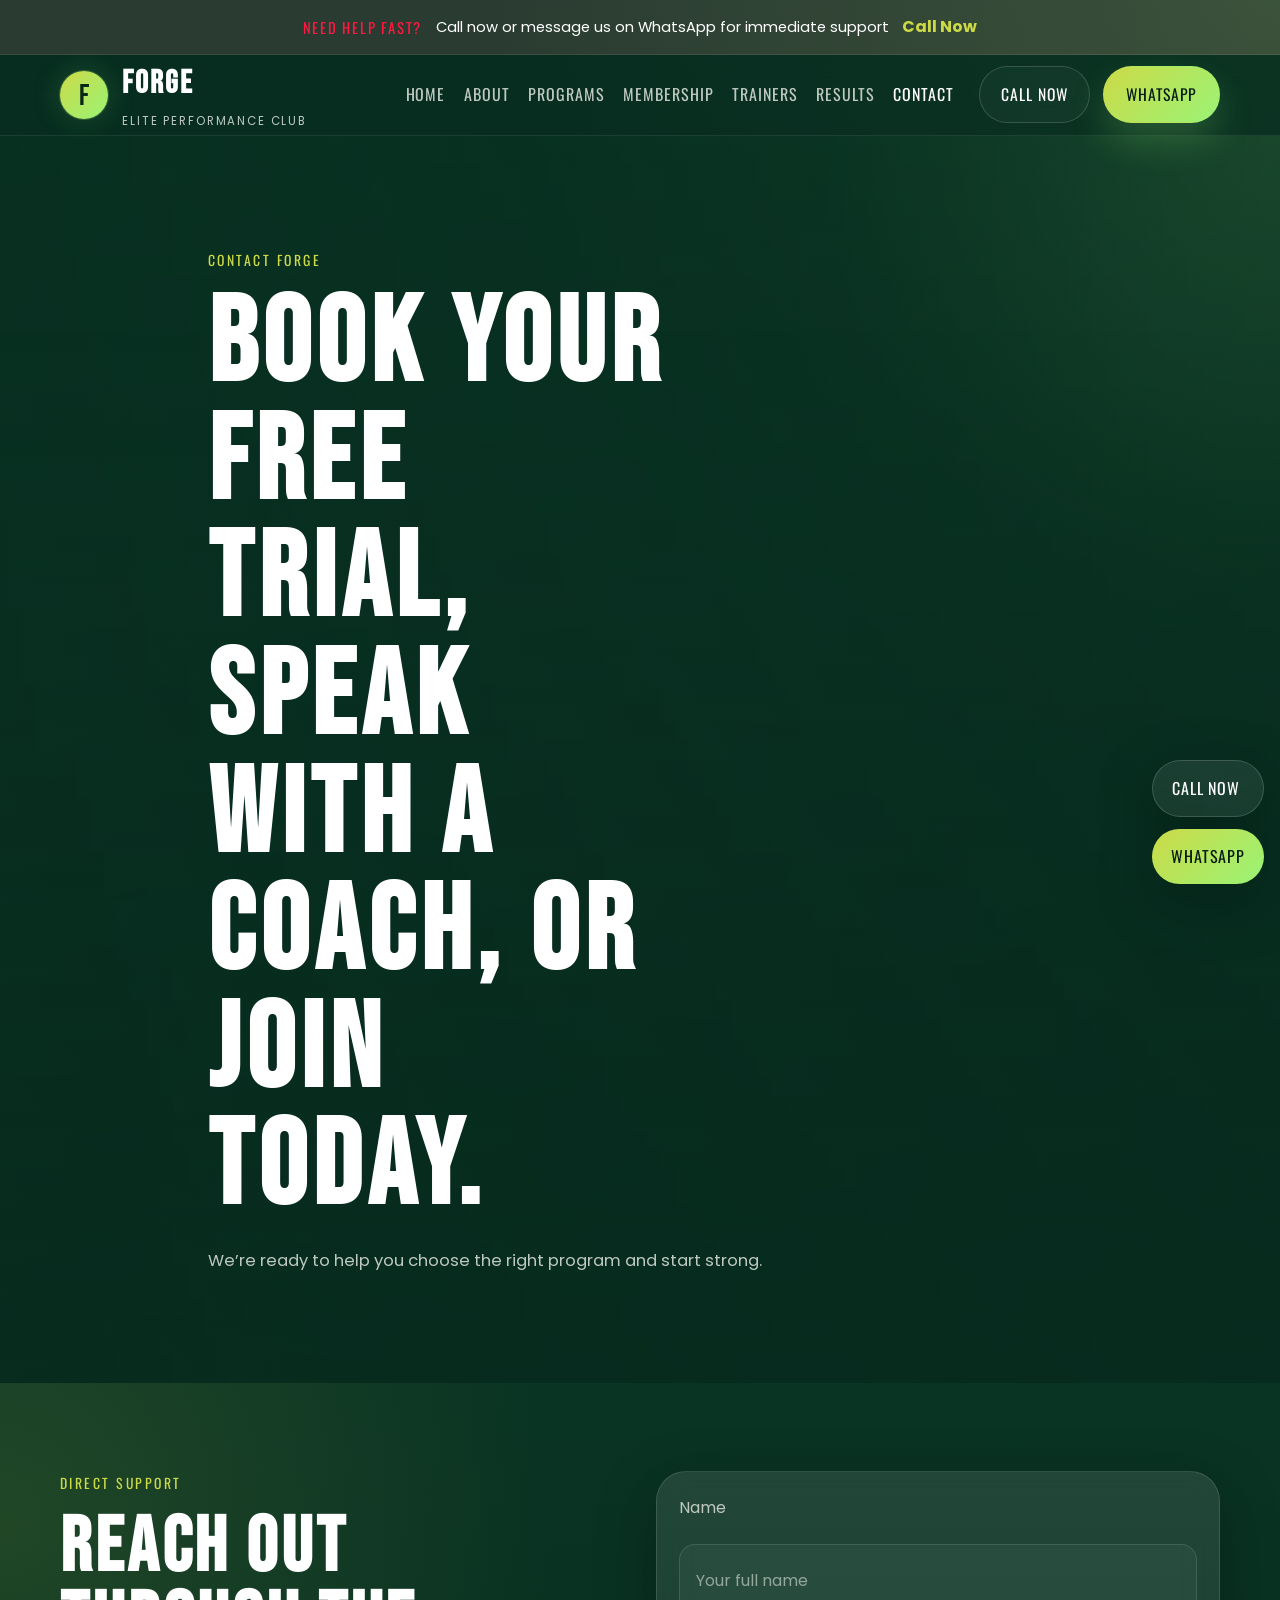
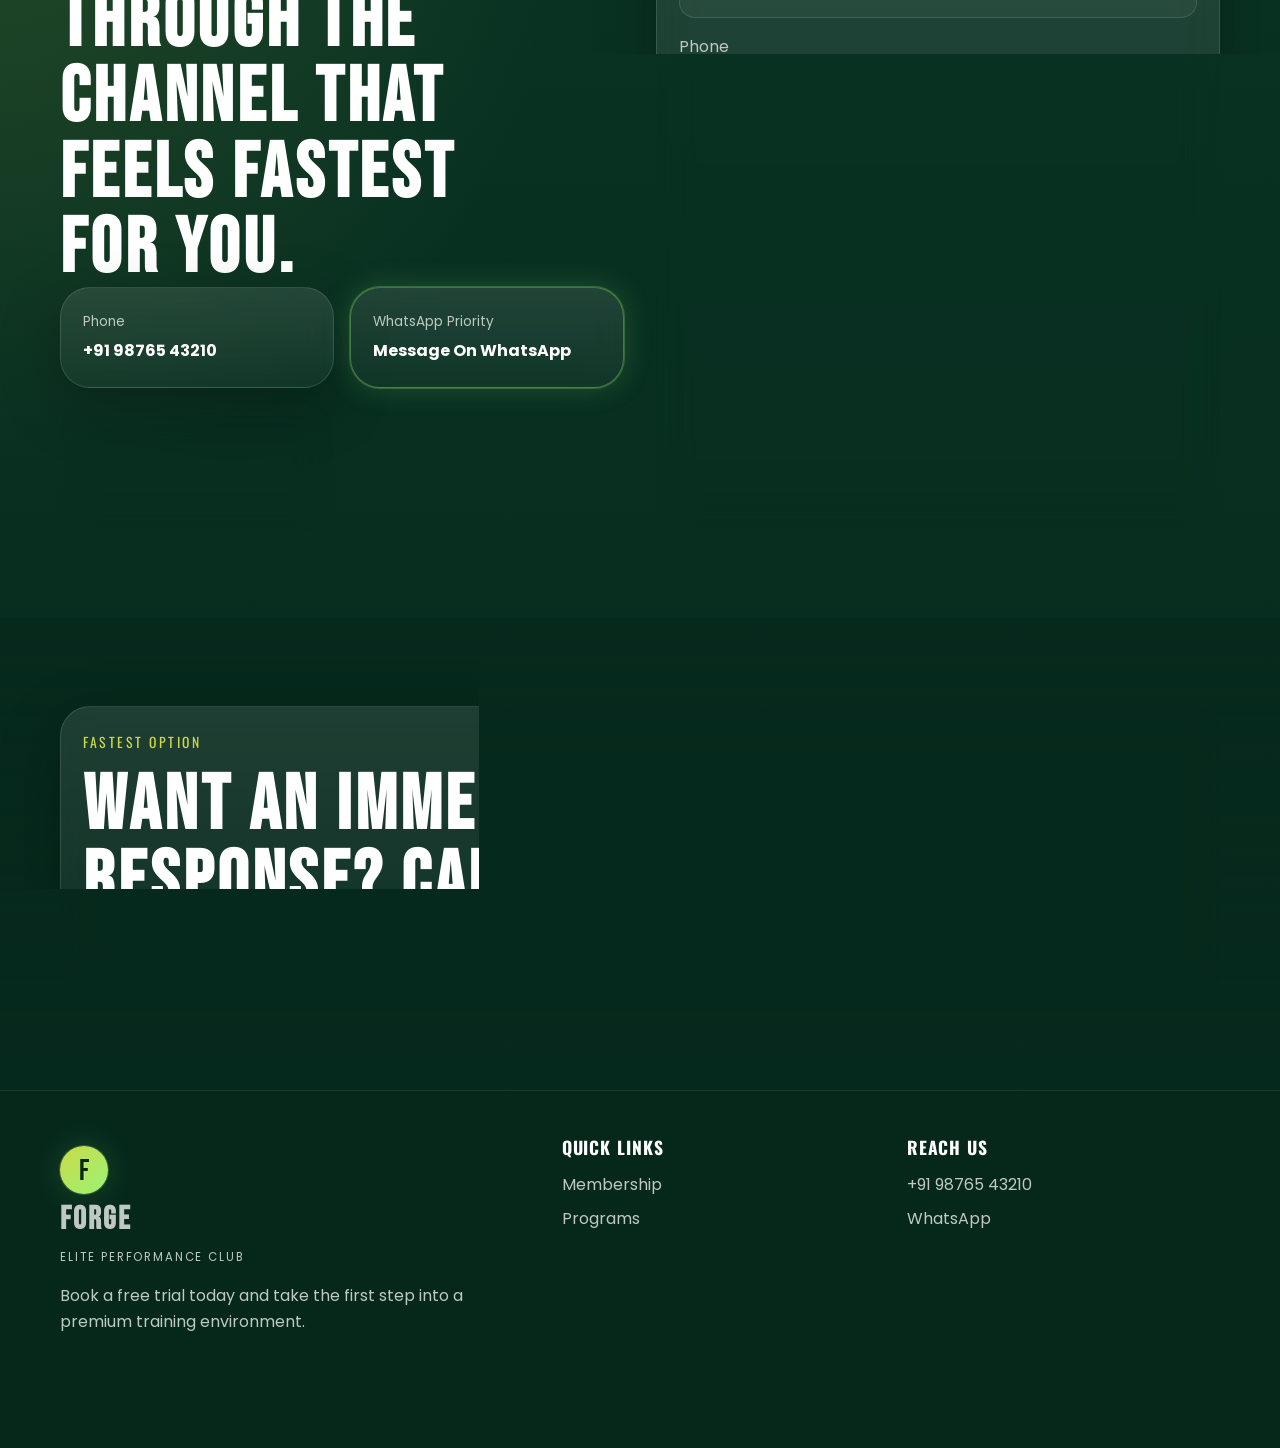
<file: contact.html>
<!DOCTYPE html>
<html lang="en">
  <head>
    <meta charset="UTF-8" />
    <meta name="viewport" content="width=device-width, initial-scale=1.0" />
    <title>Contact Forge Fitness | Free Trial & Sign Up</title>
    <meta
      name="description"
      content="Contact Forge Fitness to book a free trial, speak with a coach, or join one of our elite gym membership plans."
    />
    <link rel="preconnect" href="https://fonts.googleapis.com" />
    <link rel="preconnect" href="https://fonts.gstatic.com" crossorigin />
    <link
      href="https://fonts.googleapis.com/css2?family=Bebas+Neue&family=Oswald:wght@400;500;600;700&family=Poppins:wght@300;400;500;600;700&display=swap"
      rel="stylesheet"
    />
    <link rel="stylesheet" href="styles.css" />
    <script defer src="script.js"></script>
  </head>
  <body class="page-contact">
    <div class="page-transition" aria-hidden="true"></div>
    <div class="site-stage">
      <div class="topbar">
        <p>Need Help Fast?</p>
        <span>Call now or message us on WhatsApp for immediate support</span>
        <a href="tel:+919876543210">Call Now</a>
      </div>

      <header class="site-header">
        <nav class="navbar container">
          <a class="brand page-link" href="index.html" aria-label="Forge Fitness home">
            <span class="brand-mark">F</span>
            <span class="brand-text">
              <strong>Forge</strong>
              <small>Elite Performance Club</small>
            </span>
          </a>
          <button class="nav-toggle" type="button" aria-expanded="false" aria-controls="nav-menu">
            <span></span>
            <span></span>
          </button>
          <div class="nav-menu" id="nav-menu">
            <a class="page-link" href="index.html">Home</a>
            <a class="page-link" href="about.html">About</a>
            <a class="page-link" href="programs.html">Programs</a>
            <a class="page-link" href="membership.html">Membership</a>
            <a class="page-link" href="trainers.html">Trainers</a>
            <a class="page-link" href="results.html">Results</a>
            <a class="is-active page-link" href="contact.html">Contact</a>
            <div class="nav-cta-group">
              <a class="btn btn-secondary" href="tel:+919876543210">Call Now</a>
              <a class="btn btn-primary" href="https://wa.me/919876543210" target="_blank" rel="noreferrer">WhatsApp</a>
            </div>
          </div>
        </nav>
      </header>

      <main>
        <section class="page-hero contact-hero">
          <div class="container narrow-hero reveal">
            <span class="eyebrow">Contact Forge</span>
            <h1>Book your free trial, speak with a coach, or join today.</h1>
            <p>We’re ready to help you choose the right program and start strong.</p>
          </div>
        </section>

        <section class="section">
          <div class="container contact-grid">
            <div class="section-copy reveal">
              <span class="eyebrow">Direct Support</span>
              <h2>Reach out through the channel that feels fastest for you.</h2>
              <div class="contact-list">
                <article class="contact-card">
                  <span>Phone</span>
                  <a href="tel:+919876543210">+91 98765 43210</a>
                </article>
                <article class="contact-card highlight-card">
                  <span>WhatsApp Priority</span>
                  <a href="https://wa.me/919876543210" target="_blank" rel="noreferrer">Message On WhatsApp</a>
                </article>
                <article class="contact-card">
                  <span>Hours</span>
                  <p>Mon - Sat: 6:00 AM to 10:00 PM</p>
                </article>
              </div>
            </div>

            <form class="contact-form reveal">
              <label>
                Name
                <input type="text" name="name" placeholder="Your full name" />
              </label>
              <label>
                Phone
                <input type="tel" name="phone" placeholder="Your phone number" />
              </label>
              <label>
                Message
                <textarea name="message" rows="5" placeholder="Tell us your fitness goal"></textarea>
              </label>
              <button class="btn btn-primary" type="submit">Book Free Trial</button>
            </form>
          </div>
        </section>

        <section class="section section-alt">
          <div class="container cta-band reveal">
            <div>
              <span class="eyebrow">Fastest Option</span>
              <h2>Want an immediate response? Call now.</h2>
              <p>Ideal for plan questions, free trial booking, and membership availability.</p>
            </div>
            <div class="cta-actions">
              <a class="btn btn-secondary" href="tel:+919876543210">Call Now</a>
              <a class="btn btn-primary" href="https://wa.me/919876543210" target="_blank" rel="noreferrer">WhatsApp</a>
            </div>
          </div>
        </section>
      </main>

      <footer class="site-footer">
        <div class="container footer-grid">
          <div>
            <a class="brand page-link" href="index.html">
              <span class="brand-mark">F</span>
              <span class="brand-text">
                <strong>Forge</strong>
                <small>Elite Performance Club</small>
              </span>
            </a>
            <p>Book a free trial today and take the first step into a premium training environment.</p>
          </div>
          <div>
            <h3>Quick Links</h3>
            <a class="page-link" href="membership.html">Membership</a>
            <a class="page-link" href="programs.html">Programs</a>
          </div>
          <div>
            <h3>Reach Us</h3>
            <a href="tel:+919876543210">+91 98765 43210</a>
            <a href="https://wa.me/919876543210" target="_blank" rel="noreferrer">WhatsApp</a>
          </div>
        </div>
      </footer>

      <div class="floating-actions">
        <a class="floating-btn floating-call" href="tel:+919876543210">Call Now</a>
        <a class="floating-btn floating-whatsapp" href="https://wa.me/919876543210" target="_blank" rel="noreferrer">WhatsApp</a>
      </div>
    </div>
  </body>
</html>
</file>
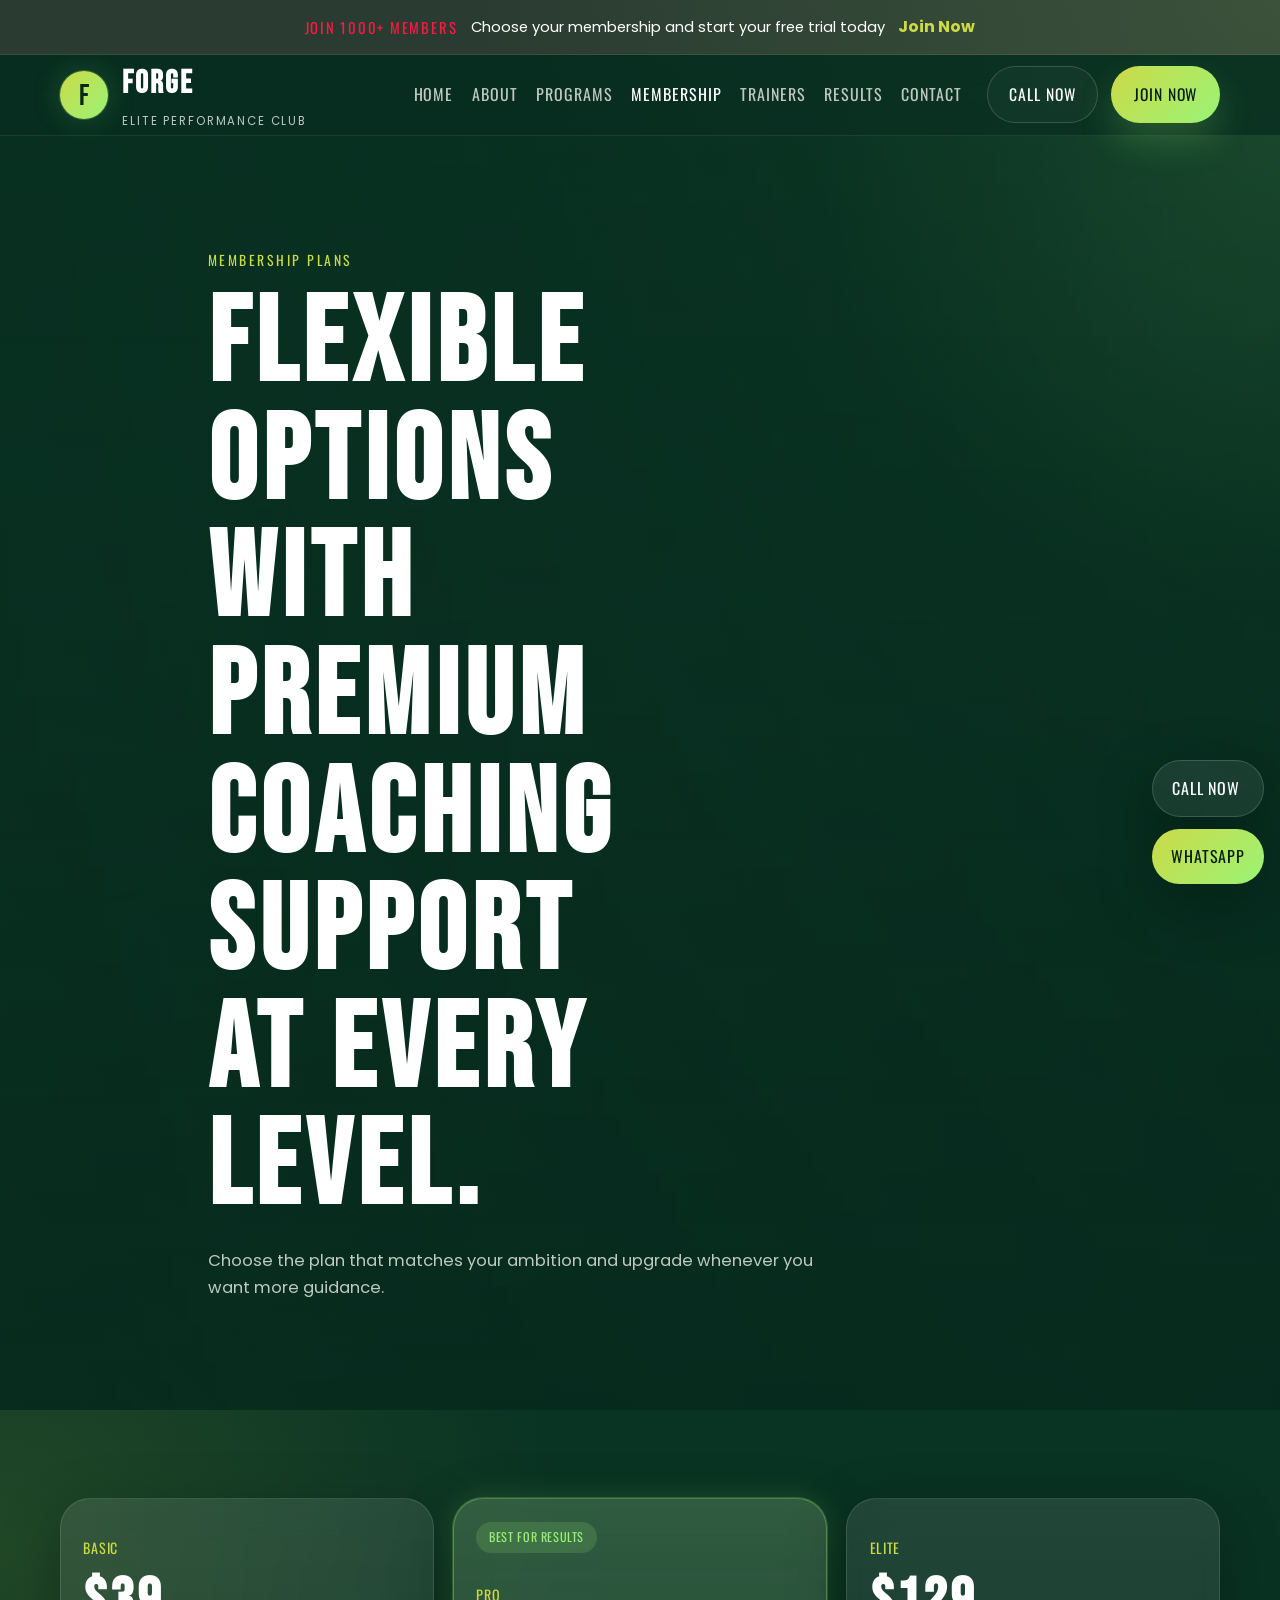
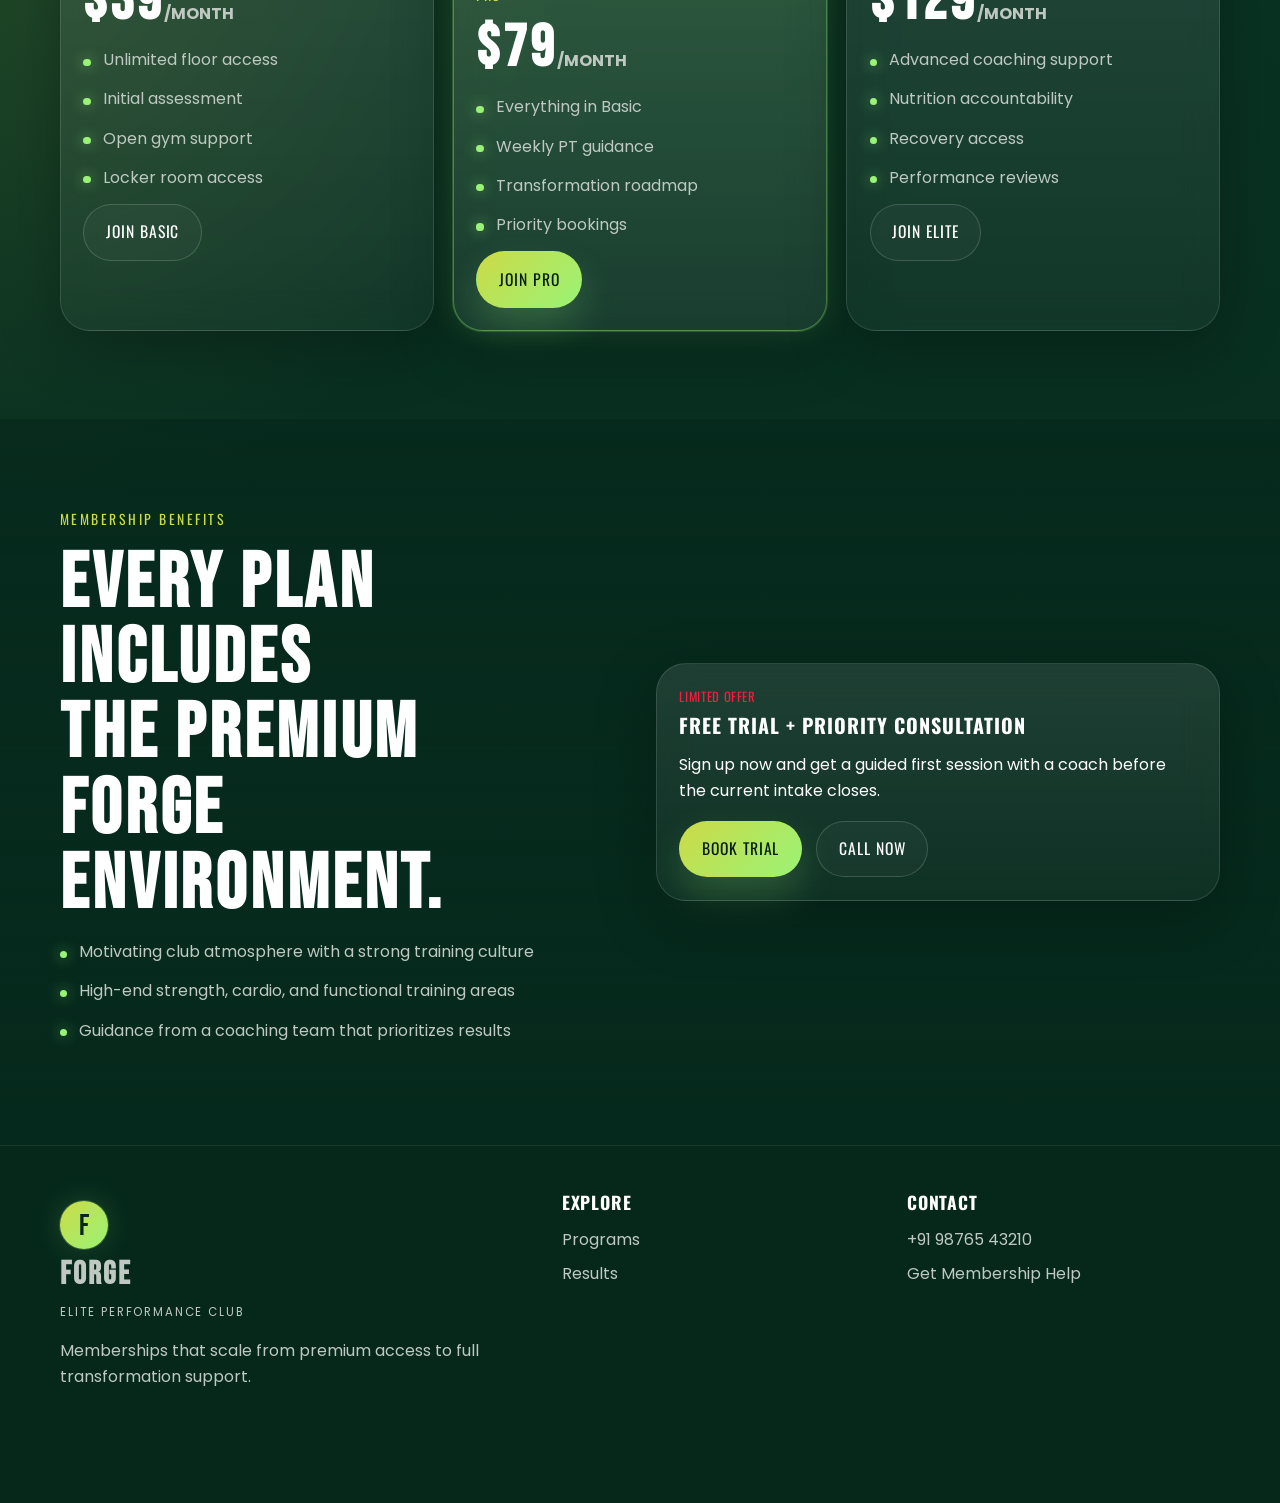
<file: membership.html>
<!DOCTYPE html>
<html lang="en">
  <head>
    <meta charset="UTF-8" />
    <meta name="viewport" content="width=device-width, initial-scale=1.0" />
    <title>Membership Plans | Forge Fitness</title>
    <meta
      name="description"
      content="Choose from Basic, Pro, and Elite memberships at Forge Fitness and find the right training support for your goals."
    />
    <link rel="preconnect" href="https://fonts.googleapis.com" />
    <link rel="preconnect" href="https://fonts.gstatic.com" crossorigin />
    <link
      href="https://fonts.googleapis.com/css2?family=Bebas+Neue&family=Oswald:wght@400;500;600;700&family=Poppins:wght@300;400;500;600;700&display=swap"
      rel="stylesheet"
    />
    <link rel="stylesheet" href="styles.css" />
    <script defer src="script.js"></script>
  </head>
  <body class="page-membership">
    <div class="page-transition" aria-hidden="true"></div>
    <div class="site-stage">
      <div class="topbar">
        <p>Join 1000+ Members</p>
        <span>Choose your membership and start your free trial today</span>
        <a href="contact.html" class="page-link">Join Now</a>
      </div>

      <header class="site-header">
        <nav class="navbar container">
          <a class="brand page-link" href="index.html" aria-label="Forge Fitness home">
            <span class="brand-mark">F</span>
            <span class="brand-text">
              <strong>Forge</strong>
              <small>Elite Performance Club</small>
            </span>
          </a>
          <button class="nav-toggle" type="button" aria-expanded="false" aria-controls="nav-menu">
            <span></span>
            <span></span>
          </button>
          <div class="nav-menu" id="nav-menu">
            <a class="page-link" href="index.html">Home</a>
            <a class="page-link" href="about.html">About</a>
            <a class="page-link" href="programs.html">Programs</a>
            <a class="is-active page-link" href="membership.html">Membership</a>
            <a class="page-link" href="trainers.html">Trainers</a>
            <a class="page-link" href="results.html">Results</a>
            <a class="page-link" href="contact.html">Contact</a>
            <div class="nav-cta-group">
              <a class="btn btn-secondary" href="tel:+919876543210">Call Now</a>
              <a class="btn btn-primary page-link" href="contact.html">Join Now</a>
            </div>
          </div>
        </nav>
      </header>

      <main>
        <section class="page-hero membership-hero">
          <div class="container narrow-hero reveal">
            <span class="eyebrow">Membership Plans</span>
            <h1>Flexible options with premium coaching support at every level.</h1>
            <p>Choose the plan that matches your ambition and upgrade whenever you want more guidance.</p>
          </div>
        </section>

        <section class="section">
          <div class="container card-grid three-up">
            <article class="plan-card reveal">
              <p class="plan-name">Basic</p>
              <h3>$39<span>/month</span></h3>
              <ul class="feature-list">
                <li>Unlimited floor access</li>
                <li>Initial assessment</li>
                <li>Open gym support</li>
                <li>Locker room access</li>
              </ul>
              <a class="btn btn-outline page-link" href="contact.html">Join Basic</a>
            </article>

            <article class="plan-card featured reveal">
              <span class="pill">Best For Results</span>
              <p class="plan-name">Pro</p>
              <h3>$79<span>/month</span></h3>
              <ul class="feature-list">
                <li>Everything in Basic</li>
                <li>Weekly PT guidance</li>
                <li>Transformation roadmap</li>
                <li>Priority bookings</li>
              </ul>
              <a class="btn btn-primary page-link" href="contact.html">Join Pro</a>
            </article>

            <article class="plan-card reveal">
              <p class="plan-name">Elite</p>
              <h3>$129<span>/month</span></h3>
              <ul class="feature-list">
                <li>Advanced coaching support</li>
                <li>Nutrition accountability</li>
                <li>Recovery access</li>
                <li>Performance reviews</li>
              </ul>
              <a class="btn btn-outline page-link" href="contact.html">Join Elite</a>
            </article>
          </div>
        </section>

        <section class="section section-alt">
          <div class="container split-layout">
            <div class="section-copy reveal">
              <span class="eyebrow">Membership Benefits</span>
              <h2>Every plan includes the premium Forge environment.</h2>
              <ul class="feature-list">
                <li>Motivating club atmosphere with a strong training culture</li>
                <li>High-end strength, cardio, and functional training areas</li>
                <li>Guidance from a coaching team that prioritizes results</li>
              </ul>
            </div>
            <div class="cta-panel reveal">
              <article class="glass-card panel-card">
                <p class="card-tag card-tag-danger">Limited Offer</p>
                <h3>Free Trial + Priority Consultation</h3>
                <p>
                  Sign up now and get a guided first session with a coach before
                  the current intake closes.
                </p>
                <div class="cta-actions">
                  <a class="btn btn-primary page-link" href="contact.html">Book Trial</a>
                  <a class="btn btn-secondary" href="tel:+919876543210">Call Now</a>
                </div>
              </article>
            </div>
          </div>
        </section>
      </main>

      <footer class="site-footer">
        <div class="container footer-grid">
          <div>
            <a class="brand page-link" href="index.html">
              <span class="brand-mark">F</span>
              <span class="brand-text">
                <strong>Forge</strong>
                <small>Elite Performance Club</small>
              </span>
            </a>
            <p>Memberships that scale from premium access to full transformation support.</p>
          </div>
          <div>
            <h3>Explore</h3>
            <a class="page-link" href="programs.html">Programs</a>
            <a class="page-link" href="results.html">Results</a>
          </div>
          <div>
            <h3>Contact</h3>
            <a href="tel:+919876543210">+91 98765 43210</a>
            <a class="page-link" href="contact.html">Get Membership Help</a>
          </div>
        </div>
      </footer>

      <div class="floating-actions">
        <a class="floating-btn floating-call" href="tel:+919876543210">Call Now</a>
        <a class="floating-btn floating-whatsapp" href="https://wa.me/919876543210" target="_blank" rel="noreferrer">WhatsApp</a>
      </div>
    </div>
  </body>
</html>
</file>
<file: styles.css>
:root {
  --bg-primary: #0a3625;
  --bg-secondary: #06281c;
  --bg-elevated: rgba(255, 255, 255, 0.08);
  --bg-panel: rgba(255, 255, 255, 0.06);
  --accent: #ccda47;
  --accent-hover: #9af376;
  --text-main: #ffffff;
  --text-muted: #bfc9c2;
  --danger: #ff1840;
  --line: rgba(255, 255, 255, 0.12);
  --shadow-soft: 0 18px 60px rgba(0, 0, 0, 0.26);
  --shadow-glow: 0 0 0 1px rgba(154, 243, 118, 0.24), 0 0 30px rgba(154, 243, 118, 0.18);
  --radius-lg: 30px;
  --radius-md: 22px;
  --radius-sm: 14px;
  --container: min(1160px, calc(100vw - 2rem));
  --font-display: "Bebas Neue", sans-serif;
  --font-heading: "Oswald", sans-serif;
  --font-body: "Poppins", sans-serif;
  --transition: 220ms ease;
}

*,
*::before,
*::after {
  box-sizing: border-box;
}

html {
  scroll-behavior: smooth;
}

body {
  margin: 0;
  min-width: 320px;
  font-family: var(--font-body);
  color: var(--text-main);
  background:
    radial-gradient(circle at top right, rgba(154, 243, 118, 0.14), transparent 24%),
    radial-gradient(circle at left center, rgba(204, 218, 71, 0.12), transparent 28%),
    linear-gradient(180deg, #0d4130 0%, var(--bg-primary) 32%, var(--bg-secondary) 100%);
  line-height: 1.65;
  overflow-x: hidden;
}

body::before,
body::after {
  content: "";
  position: fixed;
  border-radius: 999px;
  filter: blur(90px);
  pointer-events: none;
  opacity: 0.32;
  z-index: 0;
}

body::before {
  width: 18rem;
  height: 18rem;
  right: -5rem;
  top: 10rem;
  background: rgba(154, 243, 118, 0.18);
}

body::after {
  width: 22rem;
  height: 22rem;
  left: -7rem;
  bottom: 5rem;
  background: rgba(204, 218, 71, 0.12);
}

img {
  display: block;
  max-width: 100%;
}

a {
  color: inherit;
  text-decoration: none;
}

button,
input,
textarea {
  font: inherit;
}

.page-transition {
  position: fixed;
  inset: 0;
  z-index: 50;
  pointer-events: none;
  background:
    radial-gradient(circle at top right, rgba(154, 243, 118, 0.22), transparent 28%),
    linear-gradient(135deg, #03150f 0%, #0a3625 45%, #06281c 100%);
  transform-origin: left;
  transform: scaleX(1);
  transition: transform 650ms cubic-bezier(0.76, 0, 0.24, 1);
}

body.is-ready .page-transition {
  transform: scaleX(0);
}

body.is-transitioning .page-transition {
  transform-origin: right;
  transform: scaleX(1);
}

.site-stage {
  position: relative;
  min-height: 100vh;
  opacity: 0;
  transform: translateY(20px);
  transition: opacity 420ms ease 140ms, transform 420ms ease 140ms;
  z-index: 1;
}

body.is-ready .site-stage {
  opacity: 1;
  transform: none;
}

body.is-transitioning .site-stage {
  opacity: 0;
  transform: translateY(16px);
  transition-delay: 0ms;
}

.container {
  width: var(--container);
  margin: 0 auto;
  position: relative;
  z-index: 2;
}

.section {
  padding: 5.5rem 0;
}

.section-alt {
  background: linear-gradient(180deg, rgba(6, 40, 28, 0.72), rgba(6, 40, 28, 0.36));
}

.topbar {
  display: flex;
  align-items: center;
  justify-content: center;
  gap: 0.85rem;
  flex-wrap: wrap;
  padding: 0.85rem 1rem;
  text-align: center;
  background: rgba(255, 24, 64, 0.12);
  border-bottom: 1px solid rgba(255, 255, 255, 0.08);
}

.topbar p,
.topbar span {
  margin: 0;
}

.topbar p {
  color: var(--danger);
  font-family: var(--font-heading);
  font-size: 0.92rem;
  letter-spacing: 0.12em;
  text-transform: uppercase;
}

.topbar span {
  color: var(--text-main);
  font-size: 0.92rem;
}

.topbar a {
  color: var(--accent);
  font-weight: 700;
}

.site-header {
  position: sticky;
  top: 0;
  z-index: 20;
  background: rgba(6, 40, 28, 0.76);
  backdrop-filter: blur(16px);
  border-bottom: 1px solid rgba(255, 255, 255, 0.08);
}

.navbar {
  display: flex;
  align-items: center;
  justify-content: space-between;
  gap: 1rem;
  min-height: 5rem;
}

.brand {
  display: inline-flex;
  align-items: center;
  gap: 0.9rem;
}

.brand-mark {
  width: 3rem;
  height: 3rem;
  display: grid;
  place-items: center;
  border-radius: 50%;
  background: linear-gradient(135deg, var(--accent), var(--accent-hover));
  color: #082719;
  font-family: var(--font-display);
  font-size: 1.9rem;
  box-shadow: var(--shadow-glow);
}

.brand-text {
  display: grid;
  gap: 0.08rem;
}

.brand-text strong {
  font-family: var(--font-display);
  font-size: 2rem;
  letter-spacing: 0.06em;
}

.brand-text small {
  color: var(--text-muted);
  text-transform: uppercase;
  letter-spacing: 0.16em;
  font-size: 0.72rem;
}

.nav-menu {
  display: flex;
  align-items: center;
  gap: 1.15rem;
}

.nav-menu > a {
  color: var(--text-muted);
  font-family: var(--font-heading);
  font-size: 1rem;
  letter-spacing: 0.06em;
  text-transform: uppercase;
  transition: color var(--transition);
}

.nav-menu > a:hover,
.nav-menu > a.is-active {
  color: var(--text-main);
}

.nav-cta-group {
  display: flex;
  align-items: center;
  gap: 0.8rem;
  margin-left: 0.4rem;
}

.nav-toggle {
  display: none;
  width: 3rem;
  height: 3rem;
  border-radius: 999px;
  border: 1px solid var(--line);
  background: transparent;
  align-items: center;
  justify-content: center;
  gap: 0.28rem;
  cursor: pointer;
}

.nav-toggle span {
  display: block;
  width: 1rem;
  height: 2px;
  border-radius: 999px;
  background: var(--text-main);
}

.btn {
  display: inline-flex;
  align-items: center;
  justify-content: center;
  min-height: 3.2rem;
  padding: 0.9rem 1.35rem;
  border-radius: 999px;
  border: 1px solid transparent;
  font-family: var(--font-heading);
  font-size: 0.98rem;
  letter-spacing: 0.06em;
  text-transform: uppercase;
  transition:
    transform var(--transition),
    box-shadow var(--transition),
    border-color var(--transition),
    background var(--transition),
    color var(--transition);
}

.btn:hover {
  transform: translateY(-2px);
}

.btn-primary {
  background: linear-gradient(135deg, var(--accent), var(--accent-hover));
  color: #071d14;
  box-shadow: 0 18px 36px rgba(154, 243, 118, 0.2);
}

.btn-primary:hover {
  box-shadow: 0 20px 40px rgba(154, 243, 118, 0.3);
}

.btn-secondary,
.btn-outline {
  color: var(--text-main);
  background: rgba(255, 255, 255, 0.03);
  border-color: rgba(255, 255, 255, 0.16);
}

.btn-secondary:hover,
.btn-outline:hover {
  border-color: rgba(154, 243, 118, 0.4);
  box-shadow: var(--shadow-glow);
}

.glow-pulse {
  animation: glowPulse 2.6s ease-in-out infinite;
}

.hero,
.page-hero {
  position: relative;
  isolation: isolate;
}

.hero {
  min-height: calc(100vh - 5rem);
  display: flex;
  align-items: center;
}

.hero-backdrop,
.page-hero::before {
  position: absolute;
  inset: 0;
  content: "";
  z-index: -2;
}

.hero-backdrop {
  background:
    linear-gradient(90deg, rgba(10, 54, 37, 0.94) 0%, rgba(10, 54, 37, 0.8) 44%, rgba(10, 54, 37, 0.38) 100%),
    url("https://images.unsplash.com/photo-1517836357463-d25dfeac3438?auto=format&fit=crop&w=1600&q=80")
      center/cover no-repeat;
}

.page-hero {
  padding: 7rem 0 5rem;
}

.narrow-hero {
  max-width: 54rem;
}

.page-hero::after {
  content: "";
  position: absolute;
  inset: 0;
  z-index: -1;
  background:
    linear-gradient(180deg, rgba(6, 40, 28, 0.46), rgba(6, 40, 28, 0.72)),
    radial-gradient(circle at top right, rgba(154, 243, 118, 0.16), transparent 26%);
}

.about-hero::before {
  background:
    linear-gradient(90deg, rgba(10, 54, 37, 0.9), rgba(10, 54, 37, 0.54)),
    url("https://images.unsplash.com/photo-1518611012118-696072aa579a?auto=format&fit=crop&w=1600&q=80")
      center/cover no-repeat;
}

.programs-hero::before {
  background:
    linear-gradient(90deg, rgba(10, 54, 37, 0.9), rgba(10, 54, 37, 0.54)),
    url("https://images.unsplash.com/photo-1517344884509-a0c97ec11bcc?auto=format&fit=crop&w=1600&q=80")
      center/cover no-repeat;
}

.membership-hero::before {
  background:
    linear-gradient(90deg, rgba(10, 54, 37, 0.9), rgba(10, 54, 37, 0.54)),
    url("https://images.unsplash.com/photo-1571019613914-85f342c55f55?auto=format&fit=crop&w=1600&q=80")
      center/cover no-repeat;
}

.trainers-hero::before {
  background:
    linear-gradient(90deg, rgba(10, 54, 37, 0.9), rgba(10, 54, 37, 0.54)),
    url("https://images.unsplash.com/photo-1571019614242-c5c5dee9f50b?auto=format&fit=crop&w=1600&q=80")
      center/cover no-repeat;
}

.results-hero::before {
  background:
    linear-gradient(90deg, rgba(10, 54, 37, 0.9), rgba(10, 54, 37, 0.54)),
    url("https://images.unsplash.com/photo-1517832606299-7ae9b720a186?auto=format&fit=crop&w=1600&q=80")
      center/cover no-repeat;
}

.contact-hero::before {
  background:
    linear-gradient(90deg, rgba(10, 54, 37, 0.9), rgba(10, 54, 37, 0.54)),
    url("https://images.unsplash.com/photo-1540497077202-7c8a3999166f?auto=format&fit=crop&w=1600&q=80")
      center/cover no-repeat;
}

.hero-grid,
.split-layout,
.contact-grid {
  display: grid;
  grid-template-columns: minmax(0, 1fr);
  gap: 2rem;
}

.hero-copy,
.hero-panel,
.section-copy,
.media-block,
.cta-panel {
  align-self: center;
  min-width: 0;
}

.eyebrow {
  display: inline-flex;
  margin-bottom: 1rem;
  color: var(--accent);
  font-family: var(--font-heading);
  font-size: 0.86rem;
  letter-spacing: 0.18em;
  text-transform: uppercase;
}

h1,
h2,
h3 {
  margin: 0;
  line-height: 0.98;
}

h1 {
  font-family: var(--font-display);
  font-size: clamp(3.6rem, 12vw, 7.5rem);
  letter-spacing: 0.05em;
  text-wrap: balance;
}

h2 {
  font-family: var(--font-display);
  font-size: clamp(2.5rem, 8vw, 4.8rem);
  letter-spacing: 0.05em;
  text-wrap: balance;
}

h3,
.site-footer h3,
.plan-name,
.card-tag,
.pill {
  font-family: var(--font-heading);
  letter-spacing: 0.05em;
  text-transform: uppercase;
}

h3 {
  font-size: 1.25rem;
}

.hero-copy h1,
.narrow-hero h1 {
  max-width: 10ch;
}

.hero-subtitle,
.section-copy p,
.section-heading p,
.site-footer p,
.contact-card p,
.trainer-card span,
.testimonial-card p,
.narrow-hero p {
  color: var(--text-muted);
}

.hero-subtitle,
.narrow-hero p {
  max-width: 40rem;
  margin: 1.2rem 0 1.8rem;
  font-size: 1.03rem;
}

.hero-copy > *,
.section-copy > *,
.section-heading > * {
  min-width: 0;
}

.hero-actions,
.cta-actions,
.center-actions {
  display: flex;
  flex-wrap: wrap;
  gap: 0.9rem;
}

.hero-proof {
  display: grid;
  gap: 0.9rem;
  margin-top: 2rem;
}

.hero-proof article,
.stat-block,
.mini-card,
.service-card,
.plan-card,
.trainer-card,
.contact-card,
.contact-form,
.comparison-card,
.testimonial-card,
.panel-card,
.compact-card,
.cta-band,
.glass-card {
  background: linear-gradient(180deg, rgba(255, 255, 255, 0.1), rgba(255, 255, 255, 0.04));
  border: 1px solid var(--line);
  box-shadow: var(--shadow-soft);
  backdrop-filter: blur(18px);
  min-width: 0;
}

.hero-proof article {
  padding: 1rem;
  border-radius: var(--radius-sm);
}

.hero-proof strong,
.stat-block strong,
.stats-stack strong {
  display: block;
  font-family: var(--font-display);
  font-size: 2.3rem;
  letter-spacing: 0.05em;
}

.hero-proof span,
.stat-block span,
.card-tag,
.feature-list li,
.plan-card h3 span {
  color: var(--text-muted);
}

.hero-panel {
  display: grid;
  gap: 1rem;
}

.panel-card,
.compact-card,
.mini-card,
.service-card,
.plan-card,
.contact-card,
.contact-form,
.cta-band {
  border-radius: var(--radius-lg);
  padding: 1.4rem;
}

.card-tag {
  font-size: 0.8rem;
  color: var(--accent);
  margin: 0 0 0.55rem;
}

.card-tag-danger {
  color: var(--danger);
}

.text-link {
  display: inline-flex;
  margin-top: 1rem;
  font-family: var(--font-heading);
  color: var(--accent-hover);
  text-transform: uppercase;
  letter-spacing: 0.05em;
}

.feature-list {
  list-style: none;
  margin: 1rem 0 0;
  padding: 0;
}

.feature-list li {
  position: relative;
  padding-left: 1.2rem;
  margin: 0.8rem 0;
}

.feature-list li::before {
  content: "";
  position: absolute;
  left: 0;
  top: 0.72rem;
  width: 0.45rem;
  height: 0.45rem;
  border-radius: 50%;
  background: var(--accent-hover);
  box-shadow: 0 0 14px rgba(154, 243, 118, 0.65);
}

.media-block img {
  width: 100%;
  min-height: 26rem;
  object-fit: cover;
  border-radius: calc(var(--radius-lg) + 0.35rem);
  box-shadow: var(--shadow-soft);
}

.section-heading {
  display: grid;
  gap: 0.9rem;
  margin-bottom: 2rem;
  min-width: 0;
}

.section-heading h2,
.section-copy h2 {
  max-width: 13ch;
}

.section-copy p {
  margin: 0 0 1.2rem;
  max-width: 40rem;
}

.info-row,
.stats-stack,
.contact-list {
  display: grid;
  grid-template-columns: minmax(0, 1fr);
  gap: 1rem;
}

.card-grid {
  display: grid;
  grid-template-columns: minmax(0, 1fr);
  gap: 1.2rem;
}

.service-card,
.plan-card,
.trainer-card,
.contact-card {
  transition:
    transform var(--transition),
    border-color var(--transition),
    box-shadow var(--transition);
}

.service-card:hover,
.plan-card:hover,
.trainer-card:hover,
.contact-card:hover {
  transform: translateY(-6px);
  border-color: rgba(154, 243, 118, 0.4);
  box-shadow: var(--shadow-soft), 0 0 24px rgba(154, 243, 118, 0.16);
}

.icon-box {
  width: 3.3rem;
  height: 3.3rem;
  display: grid;
  place-items: center;
  margin-bottom: 1rem;
  border-radius: 1rem;
  background: rgba(154, 243, 118, 0.12);
}

.icon-box svg {
  width: 1.45rem;
  height: 1.45rem;
  fill: none;
  stroke: var(--accent-hover);
  stroke-width: 1.8;
  stroke-linecap: round;
  stroke-linejoin: round;
}

.plan-name {
  color: var(--accent);
  font-size: 0.88rem;
}

.plan-card {
  position: relative;
}

.plan-card h3 {
  margin-top: 0.4rem;
  font-family: var(--font-display);
  font-size: 3.7rem;
  letter-spacing: 0.05em;
}

.plan-card h3 span {
  font-family: var(--font-body);
  font-size: 1rem;
  letter-spacing: 0;
}

.featured {
  border-color: rgba(154, 243, 118, 0.35);
  box-shadow: var(--shadow-soft), var(--shadow-glow);
  background:
    linear-gradient(180deg, rgba(154, 243, 118, 0.12), rgba(255, 255, 255, 0.04)),
    linear-gradient(180deg, rgba(255, 255, 255, 0.1), rgba(255, 255, 255, 0.03));
}

.pill {
  display: inline-flex;
  padding: 0.35rem 0.8rem;
  border-radius: 999px;
  background: rgba(154, 243, 118, 0.16);
  color: var(--accent-hover);
  font-size: 0.76rem;
  margin-bottom: 1rem;
}

.stats-band {
  display: grid;
  grid-template-columns: minmax(0, 1fr);
  gap: 1rem;
}

.stat-block {
  padding: 1.35rem;
  border-radius: var(--radius-md);
}

.trainer-grid {
  display: grid;
  grid-template-columns: minmax(0, 1fr);
  gap: 1.2rem;
}

.trainer-card {
  overflow: hidden;
  padding: 0;
  border-radius: var(--radius-lg);
}

.trainer-card img {
  width: 100%;
  aspect-ratio: 4 / 4.8;
  object-fit: cover;
}

.trainer-card div {
  padding: 1.25rem;
}

.trainer-card p {
  margin: 0.45rem 0;
  color: var(--accent-hover);
  font-family: var(--font-heading);
  text-transform: uppercase;
  letter-spacing: 0.05em;
}

.comparison-card {
  padding: 1rem;
  display: grid;
  grid-template-columns: minmax(0, 1fr);
  gap: 1rem;
}

.comparison-image {
  position: relative;
}

.comparison-image img {
  width: 100%;
  aspect-ratio: 16 / 12;
  object-fit: cover;
  border-radius: var(--radius-md);
}

.comparison-image span {
  position: absolute;
  left: 1rem;
  bottom: 1rem;
  padding: 0.45rem 0.8rem;
  border-radius: 999px;
  background: rgba(6, 40, 28, 0.84);
  font-family: var(--font-heading);
  letter-spacing: 0.05em;
  text-transform: uppercase;
}

.testimonial-shell {
  display: grid;
  gap: 1.5rem;
}

.testimonial-track {
  position: relative;
  min-height: 18rem;
}

.testimonial-card {
  position: absolute;
  inset: 0;
  opacity: 0;
  transform: translateX(20px);
  pointer-events: none;
  transition: opacity 300ms ease, transform 300ms ease;
  display: grid;
  align-content: center;
}

.testimonial-card.is-active {
  opacity: 1;
  transform: translateX(0);
  pointer-events: auto;
}

.testimonial-card h3 {
  margin-top: 1rem;
}

.testimonial-card span {
  color: var(--accent-hover);
  font-size: 0.92rem;
}

.testimonial-controls {
  display: flex;
  align-items: center;
  justify-content: center;
  gap: 0.9rem;
  flex-wrap: wrap;
}

.slider-btn,
.slider-dot {
  cursor: pointer;
}

.slider-btn {
  min-width: 5rem;
  padding: 0.8rem 1rem;
  border-radius: 999px;
  border: 1px solid var(--line);
  background: rgba(255, 255, 255, 0.04);
  color: var(--text-main);
  font-family: var(--font-heading);
  text-transform: uppercase;
  letter-spacing: 0.05em;
}

.slider-dots {
  display: inline-flex;
  gap: 0.5rem;
}

.slider-dot {
  width: 0.72rem;
  height: 0.72rem;
  border: none;
  border-radius: 50%;
  background: rgba(255, 255, 255, 0.18);
}

.slider-dot.is-active {
  background: var(--accent-hover);
  box-shadow: 0 0 16px rgba(154, 243, 118, 0.6);
}

.cta-band {
  display: flex;
  align-items: center;
  justify-content: space-between;
  gap: 1.5rem;
}

.contact-card span {
  display: block;
  color: var(--text-muted);
  font-size: 0.85rem;
  margin-bottom: 0.3rem;
}

.contact-card a,
.contact-card p {
  margin: 0;
}

.contact-card a {
  font-weight: 700;
}

.highlight-card {
  border-color: rgba(154, 243, 118, 0.34);
  box-shadow: var(--shadow-glow);
}

.contact-form {
  display: grid;
  gap: 1rem;
}

.contact-form label {
  display: grid;
  gap: 0.5rem;
  color: var(--text-muted);
}

.contact-form input,
.contact-form textarea {
  width: 100%;
  border-radius: 1rem;
  border: 1px solid var(--line);
  background: rgba(255, 255, 255, 0.04);
  color: var(--text-main);
  padding: 0.95rem 1rem;
  outline: none;
  transition: border-color var(--transition), box-shadow var(--transition);
}

.contact-form input::placeholder,
.contact-form textarea::placeholder {
  color: rgba(191, 201, 194, 0.72);
}

.contact-form input:focus,
.contact-form textarea:focus {
  border-color: rgba(154, 243, 118, 0.42);
  box-shadow: 0 0 0 4px rgba(154, 243, 118, 0.12);
}

.site-footer {
  padding: 3rem 0 6rem;
  background: rgba(6, 40, 28, 0.88);
  border-top: 1px solid rgba(255, 255, 255, 0.08);
}

.footer-grid {
  display: grid;
  gap: 2rem;
}

.site-footer h3 {
  margin-bottom: 1rem;
  font-size: 1.1rem;
}

.site-footer a {
  display: block;
  margin: 0.45rem 0;
  color: var(--text-muted);
}

.site-footer a:hover {
  color: var(--accent-hover);
}

.floating-actions {
  position: fixed;
  right: 1rem;
  bottom: 1rem;
  z-index: 18;
  display: grid;
  gap: 0.75rem;
}

.floating-btn {
  min-height: 3.45rem;
  padding: 0.9rem 1.2rem;
  border-radius: 999px;
  box-shadow: var(--shadow-soft);
  font-family: var(--font-heading);
  letter-spacing: 0.05em;
  text-transform: uppercase;
}

.floating-call {
  background: rgba(255, 255, 255, 0.08);
  border: 1px solid rgba(255, 255, 255, 0.16);
}

.floating-whatsapp {
  background: linear-gradient(135deg, var(--accent), var(--accent-hover));
  color: #051b12;
}

.center-actions {
  justify-content: center;
}

.reveal {
  opacity: 0;
  transform: translateY(30px);
  transition: opacity 700ms ease, transform 700ms ease;
}

.reveal.is-visible {
  opacity: 1;
  transform: translateY(0);
}

@keyframes glowPulse {
  0%,
  100% {
    box-shadow: 0 14px 28px rgba(154, 243, 118, 0.24);
  }
  50% {
    box-shadow: 0 0 0 1px rgba(154, 243, 118, 0.28), 0 0 28px rgba(154, 243, 118, 0.28);
  }
}

@media (max-width: 920px) {
  .section {
    padding: 4.5rem 0;
  }

  .nav-toggle {
    display: inline-flex;
  }

  .nav-menu {
    position: absolute;
    top: calc(100% + 0.8rem);
    left: 0;
    right: 0;
    width: var(--container);
    margin: 0 auto;
    padding: 1rem;
    display: none;
    flex-direction: column;
    align-items: flex-start;
    border-radius: var(--radius-lg);
    background: rgba(6, 40, 28, 0.96);
    border: 1px solid rgba(255, 255, 255, 0.08);
    box-shadow: var(--shadow-soft);
  }

  .nav-menu.is-open {
    display: flex;
  }

  .nav-menu > a {
    width: 100%;
    padding: 0.25rem 0;
  }

  .nav-cta-group {
    width: 100%;
    margin-left: 0;
    flex-direction: column;
    align-items: stretch;
  }

  .hero {
    min-height: auto;
    padding: 4rem 0;
  }

  .hero-grid,
  .split-layout,
  .contact-grid {
    gap: 1.5rem;
  }

  .hero-actions .btn,
  .cta-actions .btn,
  .center-actions .btn {
    width: 100%;
  }

  .cta-band {
    flex-direction: column;
    align-items: flex-start;
  }
}

@media (max-width: 640px) {
  body::before,
  body::after {
    display: none;
  }

  .container {
    width: min(100vw - 1.2rem, 100%);
  }

  .topbar {
    display: none;
  }

  .navbar {
    min-height: 4.5rem;
  }

  .brand {
    gap: 0.65rem;
  }

  .brand-mark {
    width: 2.5rem;
    height: 2.5rem;
    font-size: 1.55rem;
  }

  .brand-text strong {
    font-size: 1.6rem;
  }

  .brand-text small {
    font-size: 0.58rem;
    letter-spacing: 0.12em;
  }

  .nav-toggle {
    width: 2.75rem;
    height: 2.75rem;
  }

  h1 {
    font-size: clamp(2.35rem, 10vw, 3.1rem);
    letter-spacing: 0.03em;
    line-height: 0.94;
  }

  h2 {
    font-size: clamp(1.55rem, 7.6vw, 2.1rem);
    letter-spacing: 0.03em;
    line-height: 0.96;
  }

  h3 {
    font-size: 1.1rem;
  }

  .hero,
  .page-hero {
    padding: 3.75rem 0 3.25rem;
  }

  .page-hero {
    padding-top: 3.25rem;
  }

  .site-header {
    background: rgba(6, 40, 28, 0.9);
    backdrop-filter: blur(10px);
  }

  .nav-menu {
    top: calc(100% + 0.55rem);
    padding: 0.95rem;
    gap: 0.8rem;
  }

  .nav-menu > a {
    font-size: 0.95rem;
    padding: 0.15rem 0;
  }

  .hero-copy h1,
  .narrow-hero h1,
  .section-heading h2,
  .section-copy h2 {
    max-width: 100%;
    width: 100%;
  }

  .hero-subtitle,
  .narrow-hero p,
  .section-copy p,
  .section-heading p {
    font-size: 0.96rem;
    margin-bottom: 1rem;
    max-width: 100%;
  }

  .service-card p,
  .mini-card p,
  .contact-card p,
  .trainer-card span,
  .stat-block span,
  .testimonial-card p {
    font-size: 0.92rem;
  }

  .panel-card,
  .compact-card,
  .mini-card,
  .service-card,
  .plan-card,
  .contact-card,
  .contact-form,
  .cta-band {
    padding: 1.15rem;
    border-radius: 22px;
  }

  .page-home .hero-panel {
    display: none;
  }

  .page-home .hero-actions {
    display: grid;
    grid-template-columns: repeat(2, minmax(0, 1fr));
    gap: 0.75rem;
  }

  .page-home .hero-actions .btn-outline {
    grid-column: 1 / -1;
  }

  .hero-proof {
    margin-top: 1.4rem;
  }

  .page-home .hero-proof {
    grid-template-columns: repeat(3, minmax(0, 1fr));
    gap: 0.6rem;
  }

  .hero-proof article,
  .stat-block {
    padding: 0.95rem;
  }

  .page-home .hero-proof article {
    text-align: center;
    padding: 0.85rem 0.6rem;
  }

  .page-home .hero-proof strong {
    font-size: 1.7rem;
  }

  .page-home .hero-proof span {
    font-size: 0.72rem;
  }

  .feature-list li {
    margin: 0.65rem 0;
    padding-left: 1rem;
    font-size: 0.95rem;
  }

  .feature-list li::before {
    top: 0.68rem;
  }

  .media-block img {
    min-height: 18rem;
  }

  .trainer-card div {
    padding: 1rem;
  }

  .plan-card h3 {
    font-size: 3rem;
  }

  .testimonial-track {
    min-height: 23rem;
  }

  .testimonial-card {
    padding: 1.2rem;
  }

  .testimonial-controls {
    gap: 0.65rem;
  }

  .slider-btn {
    min-width: 4.4rem;
    padding: 0.72rem 0.9rem;
  }

  .contact-form input,
  .contact-form textarea {
    padding: 0.88rem 0.9rem;
  }

  .site-footer {
    padding: 2.4rem 0 5.8rem;
  }

  .floating-actions {
    right: 0.75rem;
    left: auto;
    bottom: max(0.75rem, env(safe-area-inset-bottom));
    display: block;
  }

  .floating-btn {
    min-width: 9.75rem;
    min-height: 3.2rem;
    padding: 0.85rem 0.9rem;
    text-align: center;
    font-size: 0.9rem;
  }

  .floating-whatsapp {
    display: none;
  }
}

@media (max-width: 420px) {
  .section {
    padding: 4rem 0;
  }

  .container {
    width: min(100vw - 1rem, 100%);
  }

  .brand-text small {
    display: none;
  }

  .hero,
  .page-hero {
    padding: 3.25rem 0 2.8rem;
  }

  h1 {
    font-size: clamp(2.1rem, 12vw, 2.9rem);
    letter-spacing: 0.02em;
  }

  h2 {
    font-size: clamp(1.45rem, 8vw, 2rem);
    letter-spacing: 0.02em;
  }

  .hero-copy h1,
  .narrow-hero h1,
  .section-heading h2,
  .section-copy h2 {
    overflow-wrap: anywhere;
  }

  .eyebrow {
    font-size: 0.74rem;
    letter-spacing: 0.14em;
  }

  .page-home .hero-actions {
    grid-template-columns: 1fr;
  }

  .page-home .hero-actions .btn-outline {
    display: none;
  }

  .page-home .hero-proof {
    grid-template-columns: 1fr;
  }

  .page-home .hero-proof article {
    text-align: left;
  }

  .btn {
    min-height: 3rem;
    padding: 0.82rem 1rem;
    font-size: 0.9rem;
  }

  .nav-menu {
    padding: 0.9rem;
    border-radius: 22px;
  }

  .hero-grid,
  .split-layout,
  .contact-grid,
  .card-grid,
  .trainer-grid,
  .info-row,
  .stats-stack,
  .contact-list,
  .stats-band {
    gap: 1rem;
  }

  .service-card,
  .plan-card,
  .mini-card,
  .contact-card,
  .contact-form,
  .stat-block,
  .testimonial-card {
    padding-left: 1rem;
    padding-right: 1rem;
  }

  .testimonial-track {
    min-height: 25rem;
  }

  .floating-actions {
    right: 0.65rem;
    left: 0.65rem;
  }

  .floating-btn {
    min-width: 0;
    width: 100%;
  }
}

@media (min-width: 720px) {
  .hero-grid,
  .split-layout,
  .contact-grid {
    grid-template-columns: repeat(2, minmax(0, 1fr));
  }

  .hero-proof,
  .stats-band,
  .info-row,
  .contact-list {
    grid-template-columns: repeat(2, minmax(0, 1fr));
  }

  .stats-band {
    grid-template-columns: repeat(3, minmax(0, 1fr));
  }

  .stats-stack {
    grid-template-columns: repeat(3, minmax(0, 1fr));
  }

  .three-up,
  .trainer-grid {
    grid-template-columns: repeat(2, minmax(0, 1fr));
  }

  .comparison-card {
    grid-template-columns: repeat(2, minmax(0, 1fr));
  }

  .footer-grid {
    grid-template-columns: 1.5fr 1fr 1fr;
  }
}

@media (min-width: 1024px) {
  .hero-grid {
    grid-template-columns: 1.1fr 0.9fr;
    gap: 3rem;
  }

  .three-up {
    grid-template-columns: repeat(3, minmax(0, 1fr));
  }

  .trainer-grid {
    grid-template-columns: repeat(4, minmax(0, 1fr));
  }
}
</file>
